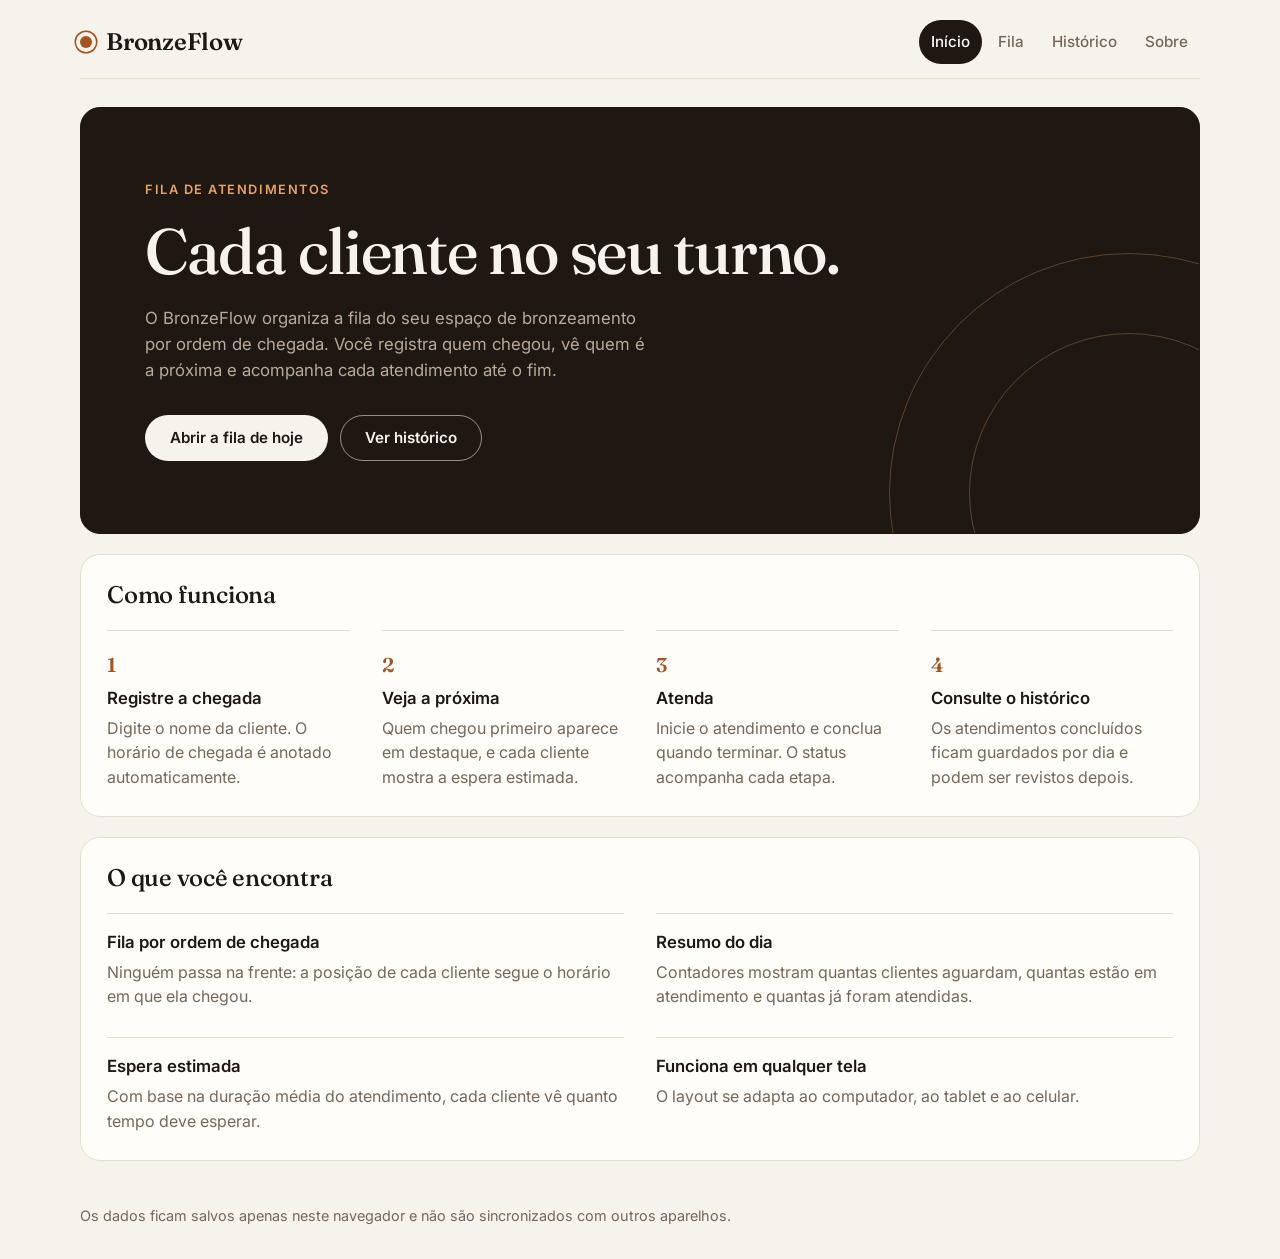
<file: index.html>
<!DOCTYPE html>
<!--
  =====================================================================
  BRONZEFLOW - PÁGINA INÍCIO (index.html)
  =====================================================================
  Esta é a página de apresentação do sistema. Ela é a primeira que a
  pessoa vê e funciona como "porta de entrada": explica o que o
  BronzeFlow faz e leva a pessoa até a Fila.

  Ela é uma página ESTÁTICA: não tem JavaScript. Todo o texto já está
  escrito aqui no HTML. O visual vem do style.css (seção 10), o mesmo
  arquivo usado pelas outras páginas.

  Lembrete: "id" = nome único de um elemento; "class" = nome de um
  grupo de elementos (o CSS usa as classes para estilizar).
-->

<!-- lang="pt-BR": o texto está em português do Brasil. -->
<html lang="pt-BR">

<head>
  <!-- Alfabeto da página (UTF-8 permite acentos e "ç"). -->
  <meta charset="UTF-8">

  <!-- Ajusta a página à largura do celular. -->
  <meta name="viewport" content="width=device-width, initial-scale=1.0">

  <!-- Resumo da página, usado por buscadores quando ela é compartilhada. -->
  <meta name="description" content="BronzeFlow: organize a fila de atendimentos do seu espaço de bronzeamento por ordem de chegada.">

  <!-- Texto que aparece na aba do navegador. -->
  <title>Início | BronzeFlow</title>

  <!--
    Fontes do Google Fonts (Fraunces para títulos e Inter para textos).
    É o mesmo bloco da página Fila: as fontes precisam ser iguais em
    todas as páginas para o site parecer uma coisa só.
  -->
  <link rel="preconnect" href="https://fonts.googleapis.com">
  <link rel="preconnect" href="https://fonts.gstatic.com" crossorigin>
  <link rel="stylesheet" href="https://fonts.googleapis.com/css2?family=Fraunces:wght@500;600&family=Inter:wght@400;500;600&display=swap">

  <!-- Cor da barra do navegador no celular, combinando com o fundo. -->
  <meta name="theme-color" content="#f6f2ec">

  <!-- Liga este HTML ao arquivo de estilos. -->
  <link rel="stylesheet" href="style.css">
</head>

<body>

  <!--
    Link de acessibilidade: invisível até apertar Tab. Leva direto ao
    conteúdo principal (o id="conteudo" mais abaixo).
  -->
  <a class="link-pular" href="#conteudo">Pular para o conteúdo</a>

  <!--
    ================================================================
    CABEÇALHO DO SITE
    A barra com a marca e o menu é IGUAL em todas as páginas. A única
    diferença entre elas é qual link recebe aria-current="page": aqui
    é o "Início".

    Diferente das outras páginas, aqui NÃO há o bloco "pagina-titulo".
    O título principal (h1) fica dentro do bloco de apresentação
    (hero), logo abaixo, porque ele é o grande destaque da página.
    ================================================================
  -->
  <header class="cabecalho">
    <div class="container cabecalho__barra">

      <a class="marca" href="index.html">BronzeFlow</a>

      <nav class="menu" aria-label="Menu principal">
        <ul class="menu__lista">
          <li><a class="menu__link" href="index.html" aria-current="page">Início</a></li>
          <li><a class="menu__link" href="fila.html">Fila</a></li>
          <li><a class="menu__link" href="historico.html">Histórico</a></li>
          <li><a class="menu__link" href="sobre.html">Sobre</a></li>
        </ul>
      </nav>
    </div>
  </header>

  <!--
    ================================================================
    CONTEÚDO PRINCIPAL
    Os blocos ficam um embaixo do outro (o CSS usa "grid" no
    main > .container, veja a seção 4 do style.css).
    ================================================================
  -->
  <main id="conteudo">
    <div class="container">

      <!--
        BLOCO 1: APRESENTAÇÃO (hero)
        É o painel escuro grande, com os círculos de "sol" ao fundo.
        As classes "bloco hero" juntas dão o formato de cartão (bloco)
        e as cores escuras (hero).
      -->
      <section class="bloco hero" aria-labelledby="titulo-hero">
        <!-- Frase curta acima do título, em maiúsculas (estilo definido no CSS). -->
        <p class="hero__rotulo">Fila de atendimentos</p>

        <!-- Único h1 da página: o título principal. -->
        <h1 class="hero__titulo" id="titulo-hero">Cada cliente no seu turno.</h1>

        <p class="hero__texto">
          O BronzeFlow organiza a fila do seu espaço de bronzeamento por
          ordem de chegada. Você registra quem chegou, vê quem é a próxima
          e acompanha cada atendimento até o fim.
        </p>

        <!--
          Dois botões. São links (<a>) com a aparência de botão: a
          classe "botao" dá o formato e as variações "--principal" e
          "--secundario" dão as cores. Eles levam a outras páginas.
        -->
        <div class="hero__acoes">
          <a class="botao botao--principal" href="fila.html">Abrir a fila de hoje</a>
          <a class="botao botao--secundario" href="historico.html">Ver histórico</a>
        </div>
      </section>

      <!--
        BLOCO 2: COMO FUNCIONA
        Aqui a numeração faz sentido, porque os passos acontecem em
        sequência. Por isso usamos <ol> (lista numerada). O CSS tira a
        numeração automática (list-style: none) e nós escrevemos o
        número no <span class="lista-texto__numero">, para poder
        estilizá-lo em bronze.

        <h3> é um título de nível 3: fica DENTRO da seção que tem um
        <h2>. A ordem dos níveis (h1, h2, h3) ajuda leitores de tela.
      -->
      <section class="bloco" aria-labelledby="titulo-como-funciona">
        <h2 class="bloco__titulo" id="titulo-como-funciona">Como funciona</h2>

        <!-- "lista-texto--quatro" = 4 colunas no computador (veja o CSS). -->
        <ol class="lista-texto lista-texto--quatro">
          <li class="lista-texto__item">
            <span class="lista-texto__numero">1</span>
            <h3 class="lista-texto__titulo">Registre a chegada</h3>
            <p class="lista-texto__texto">Digite o nome da cliente. O horário de chegada é anotado automaticamente.</p>
          </li>

          <li class="lista-texto__item">
            <span class="lista-texto__numero">2</span>
            <h3 class="lista-texto__titulo">Veja a próxima</h3>
            <p class="lista-texto__texto">Quem chegou primeiro aparece em destaque, e cada cliente mostra a espera estimada.</p>
          </li>

          <li class="lista-texto__item">
            <span class="lista-texto__numero">3</span>
            <h3 class="lista-texto__titulo">Atenda</h3>
            <p class="lista-texto__texto">Inicie o atendimento e conclua quando terminar. O status acompanha cada etapa.</p>
          </li>

          <li class="lista-texto__item">
            <span class="lista-texto__numero">4</span>
            <h3 class="lista-texto__titulo">Consulte o histórico</h3>
            <p class="lista-texto__texto">Os atendimentos concluídos ficam guardados por dia e podem ser revistos depois.</p>
          </li>
        </ol>
      </section>

      <!--
        BLOCO 3: O QUE VOCÊ ENCONTRA
        Aqui NÃO há ordem entre os itens, então usamos <ul> (lista sem
        numeração) e não colocamos número. A classe "lista-texto" é a
        mesma do bloco anterior: no computador ela fica em 2 colunas.
      -->
      <section class="bloco" aria-labelledby="titulo-recursos">
        <h2 class="bloco__titulo" id="titulo-recursos">O que você encontra</h2>

        <ul class="lista-texto">
          <li class="lista-texto__item">
            <h3 class="lista-texto__titulo">Fila por ordem de chegada</h3>
            <p class="lista-texto__texto">Ninguém passa na frente: a posição de cada cliente segue o horário em que ela chegou.</p>
          </li>

          <li class="lista-texto__item">
            <h3 class="lista-texto__titulo">Resumo do dia</h3>
            <p class="lista-texto__texto">Contadores mostram quantas clientes aguardam, quantas estão em atendimento e quantas já foram atendidas.</p>
          </li>

          <li class="lista-texto__item">
            <h3 class="lista-texto__titulo">Espera estimada</h3>
            <p class="lista-texto__texto">Com base na duração média do atendimento, cada cliente vê quanto tempo deve esperar.</p>
          </li>

          <li class="lista-texto__item">
            <h3 class="lista-texto__titulo">Funciona em qualquer tela</h3>
            <p class="lista-texto__texto">O layout se adapta ao computador, ao tablet e ao celular.</p>
          </li>
        </ul>
      </section>

    </div>
  </main>

  <!--
    ================================================================
    RODAPÉ
    Igual ao das outras páginas: avisa que os dados ficam só neste
    navegador.
    ================================================================
  -->
  <footer class="rodape">
    <div class="container">
      <p>Os dados ficam salvos apenas neste navegador e não são sincronizados com outros aparelhos.</p>
    </div>
  </footer>

</body>
</html>
</file>
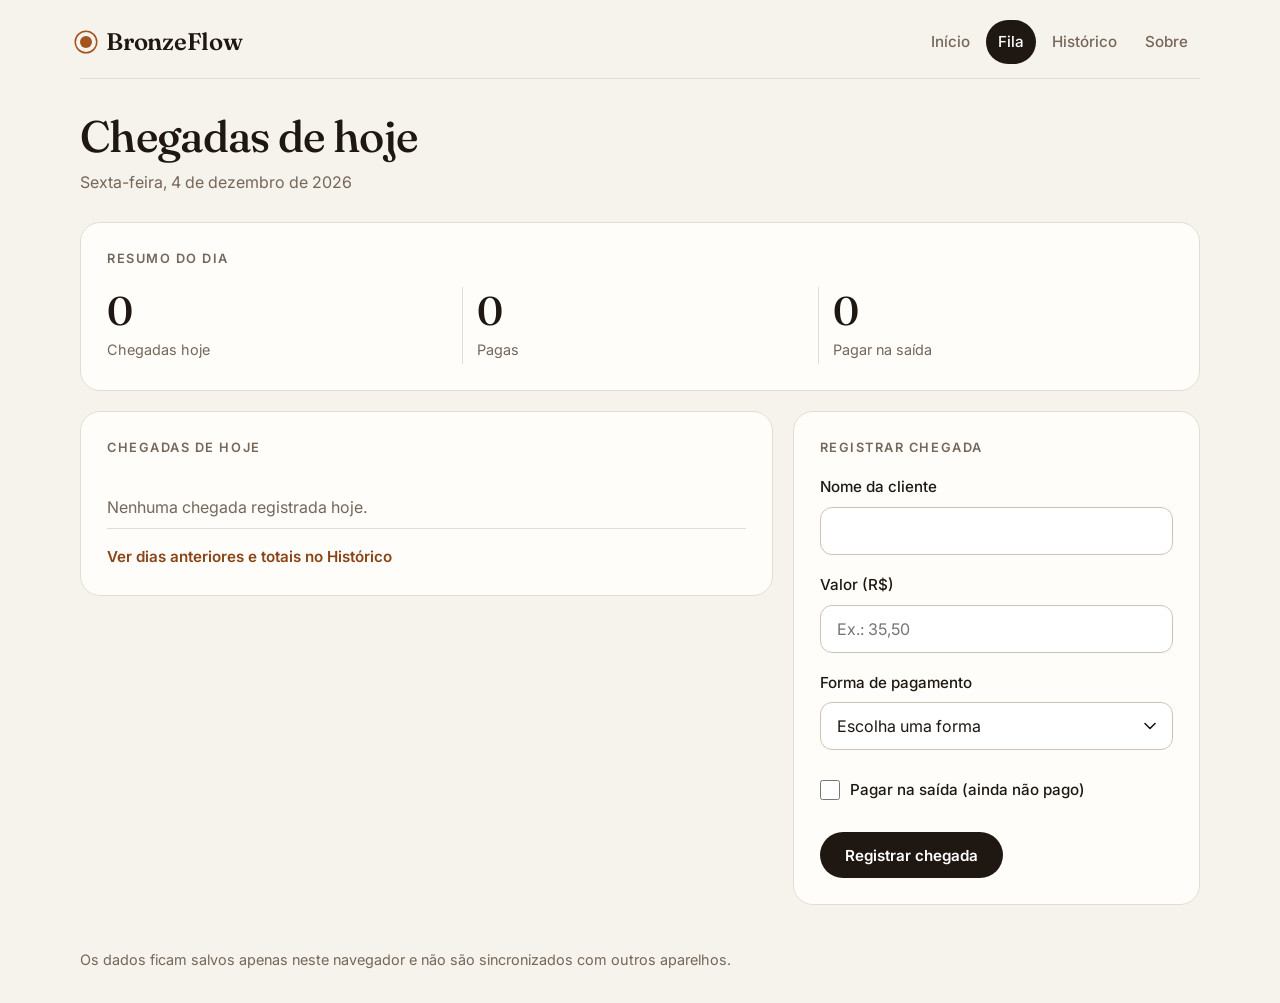
<file: fila.html>
<!DOCTYPE html>

<html lang="pt-BR">

<head>

  <meta charset="UTF-8">

  <meta name="viewport" content="width=device-width, initial-scale=1.0">

  <meta name="description" content="BronzeFlow: registre as chegadas do dia e os pagamentos do seu espaço de bronzeamento.">

  <title>Chegadas de hoje | BronzeFlow</title>

  <link rel="preconnect" href="https://fonts.googleapis.com">
  <link rel="preconnect" href="https://fonts.gstatic.com" crossorigin>
  <link rel="stylesheet" href="https://fonts.googleapis.com/css2?family=Fraunces:wght@500;600&family=Inter:wght@400;500;600&display=swap">

  <meta name="theme-color" content="#f6f2ec">

  <link rel="stylesheet" href="style.css">

  <script src="dados.js" defer></script>
  <script src="fila.js" defer></script>
</head>

<body>

  <a class="link-pular" href="#conteudo">Pular para o conteúdo</a>

  <header class="cabecalho">

    <div class="container cabecalho__barra">

      <a class="marca" href="index.html">BronzeFlow</a>

      <nav class="menu" aria-label="Menu principal">
        <ul class="menu__lista">
          <li><a class="menu__link" href="index.html">Início</a></li>
          <li><a class="menu__link" href="fila.html" aria-current="page">Fila</a></li>
          <li><a class="menu__link" href="historico.html">Histórico</a></li>
          <li><a class="menu__link" href="sobre.html">Sobre</a></li>
        </ul>
      </nav>
    </div>

    <div class="container pagina-titulo">
      <h1 class="pagina-titulo__titulo">Chegadas de hoje</h1>
      <p class="pagina-titulo__texto" id="data-hoje"></p>
    </div>
  </header>

  <main id="conteudo">

    <div class="container grade-fila">

      <section class="bloco resumo" aria-labelledby="titulo-resumo">
        <h2 id="titulo-resumo">Resumo do dia</h2>

        <div class="resumo__contadores">
          <div class="contador">
            <strong class="contador__numero" id="contador-chegadas">0</strong>
            <span class="contador__rotulo">Chegadas hoje</span>
          </div>

          <div class="contador">
            <strong class="contador__numero" id="contador-pagas">0</strong>
            <span class="contador__rotulo">Pagas</span>
          </div>

          <div class="contador">
            <strong class="contador__numero" id="contador-pendentes">0</strong>
            <span class="contador__rotulo">Pagar na saída</span>
          </div>
        </div>
      </section>

      <div class="coluna coluna--esquerda">

      <section class="bloco fila" aria-labelledby="titulo-fila">
        <h2 id="titulo-fila">Chegadas de hoje</h2>

        <p class="lista__vazia" id="chegadas-vazia">Nenhuma chegada registrada hoje.</p>

        <ul class="lista" id="lista-chegadas"></ul>

        <a class="historico__link" href="historico.html">Ver dias anteriores e totais no Histórico</a>
      </section>

      </div>

      <div class="coluna coluna--direita">

      <section class="bloco registro" aria-labelledby="titulo-registro">
        <h2 id="titulo-registro">Registrar chegada</h2>

        <form id="form-chegada" novalidate>

          <label class="campo__rotulo" for="campo-nome">Nome da cliente</label>

          <input
            class="campo__entrada"
            type="text"
            id="campo-nome"
            name="nome"
            maxlength="60"
            autocomplete="off"
            aria-describedby="erro-nome"
          >

          <p class="campo__erro" id="erro-nome" role="alert"></p>

          <label class="campo__rotulo" for="campo-valor">Valor (R$)</label>
          <input
            class="campo__entrada"
            type="text"
            id="campo-valor"
            name="valor"
            inputmode="decimal"
            autocomplete="off"
            placeholder="Ex.: 35,50"
            aria-describedby="erro-valor"
          >
          <p class="campo__erro" id="erro-valor" role="alert"></p>

          <label class="campo__rotulo" for="campo-forma">Forma de pagamento</label>
          <select
            class="campo__entrada"
            id="campo-forma"
            name="forma"
            aria-describedby="erro-forma"
          >
            <option value="">Escolha uma forma</option>
          </select>
          <p class="campo__erro" id="erro-forma" role="alert"></p>

          <label class="campo__opcao" for="campo-pagar-saida">
            <input type="checkbox" id="campo-pagar-saida" name="pagar-saida">
            Pagar na saída (ainda não pago)
          </label>

          <button class="botao botao--principal" type="submit">Registrar chegada</button>
        </form>
      </section>

      </div>

    </div>
  </main>

  <footer class="rodape">
    <div class="container">
      <p>Os dados ficam salvos apenas neste navegador e não são sincronizados com outros aparelhos.</p>
    </div>
  </footer>

  <template id="molde-item-chegada">
    <li class="item">

      <div class="item__principal">
        <strong class="item__nome"></strong>
      </div>

      <div class="item__detalhes">
        <span class="item__chegada"></span>
        <span class="item__pagamento"></span>
      </div>

      <div class="item__acoes">
        <button class="botao botao--secundario item__botao-pagamento" type="button" hidden>Marcar como pago</button>
      </div>
    </li>
  </template>

</body>
</html>
</file>
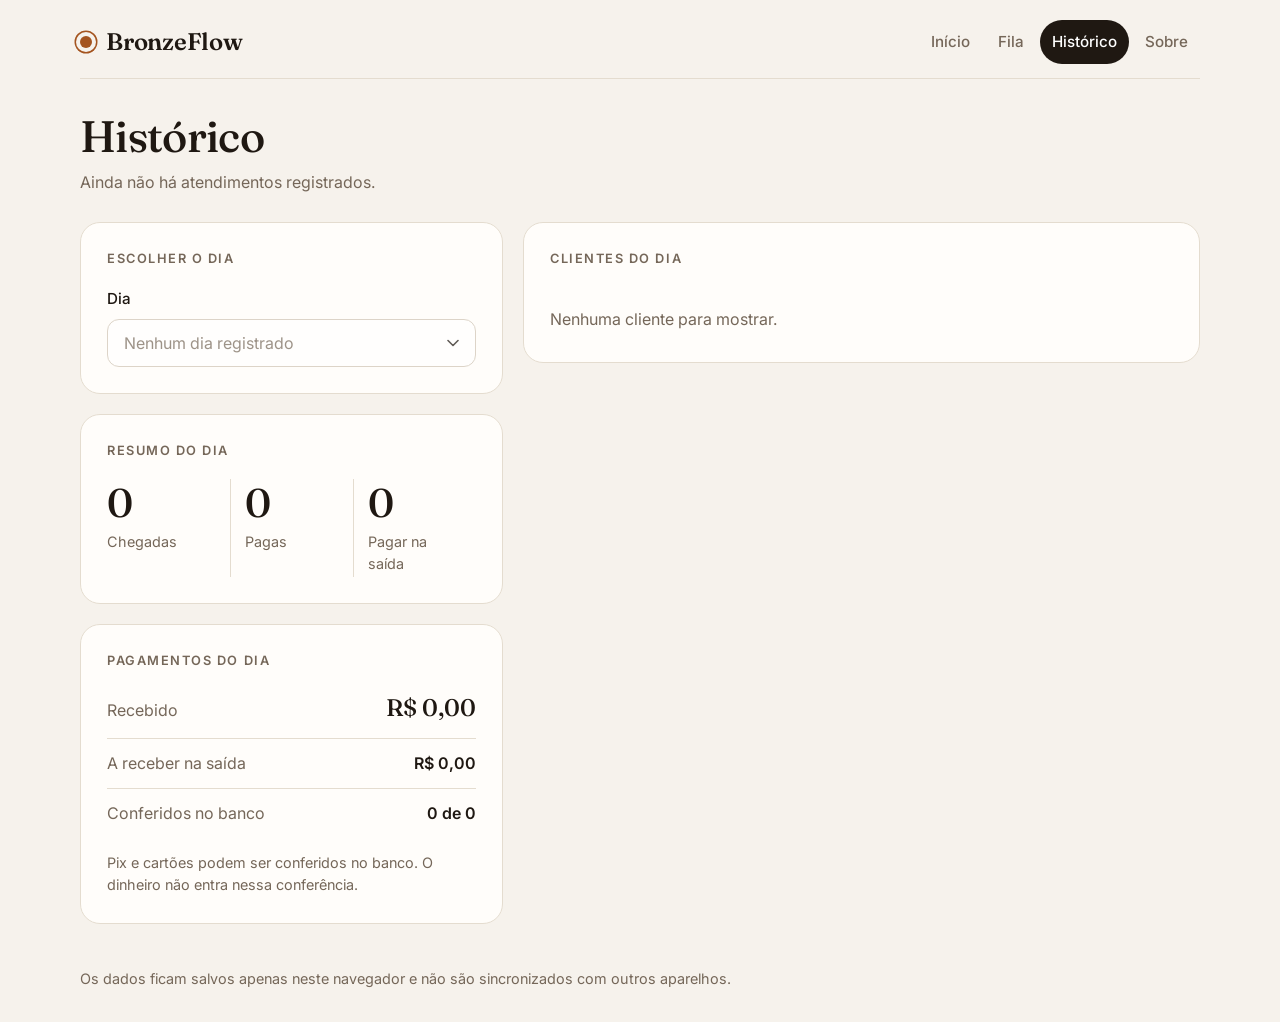
<file: historico.html>
<!DOCTYPE html>

<html lang="pt-BR">

<head>
  <meta charset="UTF-8">
  <meta name="viewport" content="width=device-width, initial-scale=1.0">
  <meta name="description" content="BronzeFlow: consulte as chegadas e os pagamentos de cada dia.">
  <title>Histórico | BronzeFlow</title>

  <link rel="preconnect" href="https://fonts.googleapis.com">
  <link rel="preconnect" href="https://fonts.gstatic.com" crossorigin>
  <link rel="stylesheet" href="https://fonts.googleapis.com/css2?family=Fraunces:wght@500;600&family=Inter:wght@400;500;600&display=swap">
  <meta name="theme-color" content="#f6f2ec">

  <link rel="stylesheet" href="style.css">

  <script src="dados.js" defer></script>
  <script src="historico.js" defer></script>
</head>

<body>

  <a class="link-pular" href="#conteudo">Pular para o conteúdo</a>

  <header class="cabecalho">
    <div class="container cabecalho__barra">

      <a class="marca" href="index.html">BronzeFlow</a>

      <nav class="menu" aria-label="Menu principal">
        <ul class="menu__lista">
          <li><a class="menu__link" href="index.html">Início</a></li>
          <li><a class="menu__link" href="fila.html">Fila</a></li>
          <li><a class="menu__link" href="historico.html" aria-current="page">Histórico</a></li>
          <li><a class="menu__link" href="sobre.html">Sobre</a></li>
        </ul>
      </nav>
    </div>

    <div class="container pagina-titulo">
      <h1 class="pagina-titulo__titulo">Histórico</h1>
      <p class="pagina-titulo__texto" id="dia-escolhido">Escolha um dia para ver as chegadas.</p>
    </div>
  </header>

  <main id="conteudo">
    <div class="container grade-historico">

      <section class="bloco escolha" aria-labelledby="titulo-escolha">
        <h2 id="titulo-escolha">Escolher o dia</h2>

        <label class="campo__rotulo" for="campo-dia">Dia</label>

        <select class="campo__entrada" id="campo-dia" name="dia" disabled>
          <option value="">Nenhum dia registrado</option>
        </select>
      </section>

      <section class="bloco resumo" aria-labelledby="titulo-resumo">
        <h2 id="titulo-resumo">Resumo do dia</h2>

        <div class="resumo__contadores">
          <div class="contador">
            <strong class="contador__numero" id="contador-chegadas">0</strong>
            <span class="contador__rotulo">Chegadas</span>
          </div>

          <div class="contador">
            <strong class="contador__numero" id="contador-pagas">0</strong>
            <span class="contador__rotulo">Pagas</span>
          </div>

          <div class="contador">
            <strong class="contador__numero" id="contador-pendentes">0</strong>
            <span class="contador__rotulo">Pagar na saída</span>
          </div>
        </div>
      </section>

      <section class="bloco pagamentos" aria-labelledby="titulo-pagamentos">
        <h2 id="titulo-pagamentos">Pagamentos do dia</h2>

        <dl class="totais">
          <div class="totais__linha totais__linha--destaque">
            <dt class="totais__rotulo">Recebido</dt>
            <dd class="totais__valor" id="total-recebido">R$ 0,00</dd>
          </div>

          <div class="totais__linha">
            <dt class="totais__rotulo">A receber na saída</dt>
            <dd class="totais__valor" id="total-a-receber">R$ 0,00</dd>
          </div>
        </dl>

        <dl class="totais" id="totais-formas"></dl>

        <dl class="totais">
          <div class="totais__linha">
            <dt class="totais__rotulo">Conferidos no banco</dt>
            <dd class="totais__valor" id="total-conferidos">0 de 0</dd>
          </div>
        </dl>

        <p class="totais__nota">
          Pix e cartões podem ser conferidos no banco. O dinheiro não entra
          nessa conferência.
        </p>
      </section>

      <section class="bloco clientes" aria-labelledby="titulo-clientes">
        <h2 id="titulo-clientes">Clientes do dia</h2>

        <p class="lista__vazia" id="clientes-vazia">Nenhuma cliente para mostrar.</p>

        <ul class="lista" id="lista-clientes"></ul>
      </section>

    </div>
  </main>

  <footer class="rodape">
    <div class="container">
      <p>Os dados ficam salvos apenas neste navegador e não são sincronizados com outros aparelhos.</p>
    </div>
  </footer>

  <template id="molde-item-cliente">
    <li class="item">
      <div class="item__principal">
        <strong class="item__nome"></strong>
      </div>
      <div class="item__detalhes">
        <span class="item__chegada"></span>
        <span class="item__pagamento"></span>
      </div>
      <div class="item__acoes">
        <button class="botao botao--secundario item__botao-pagamento" type="button" hidden>Marcar como pago</button>
        <label class="campo__opcao item__conferido" hidden>
          <input type="checkbox" class="item__caixa-conferido">
          Conferido no banco
        </label>
      </div>
    </li>
  </template>

  <template id="molde-linha-total">
    <div class="totais__linha">
      <dt class="totais__rotulo"></dt>
      <dd class="totais__valor"></dd>
    </div>
  </template>

</body>
</html>
</file>
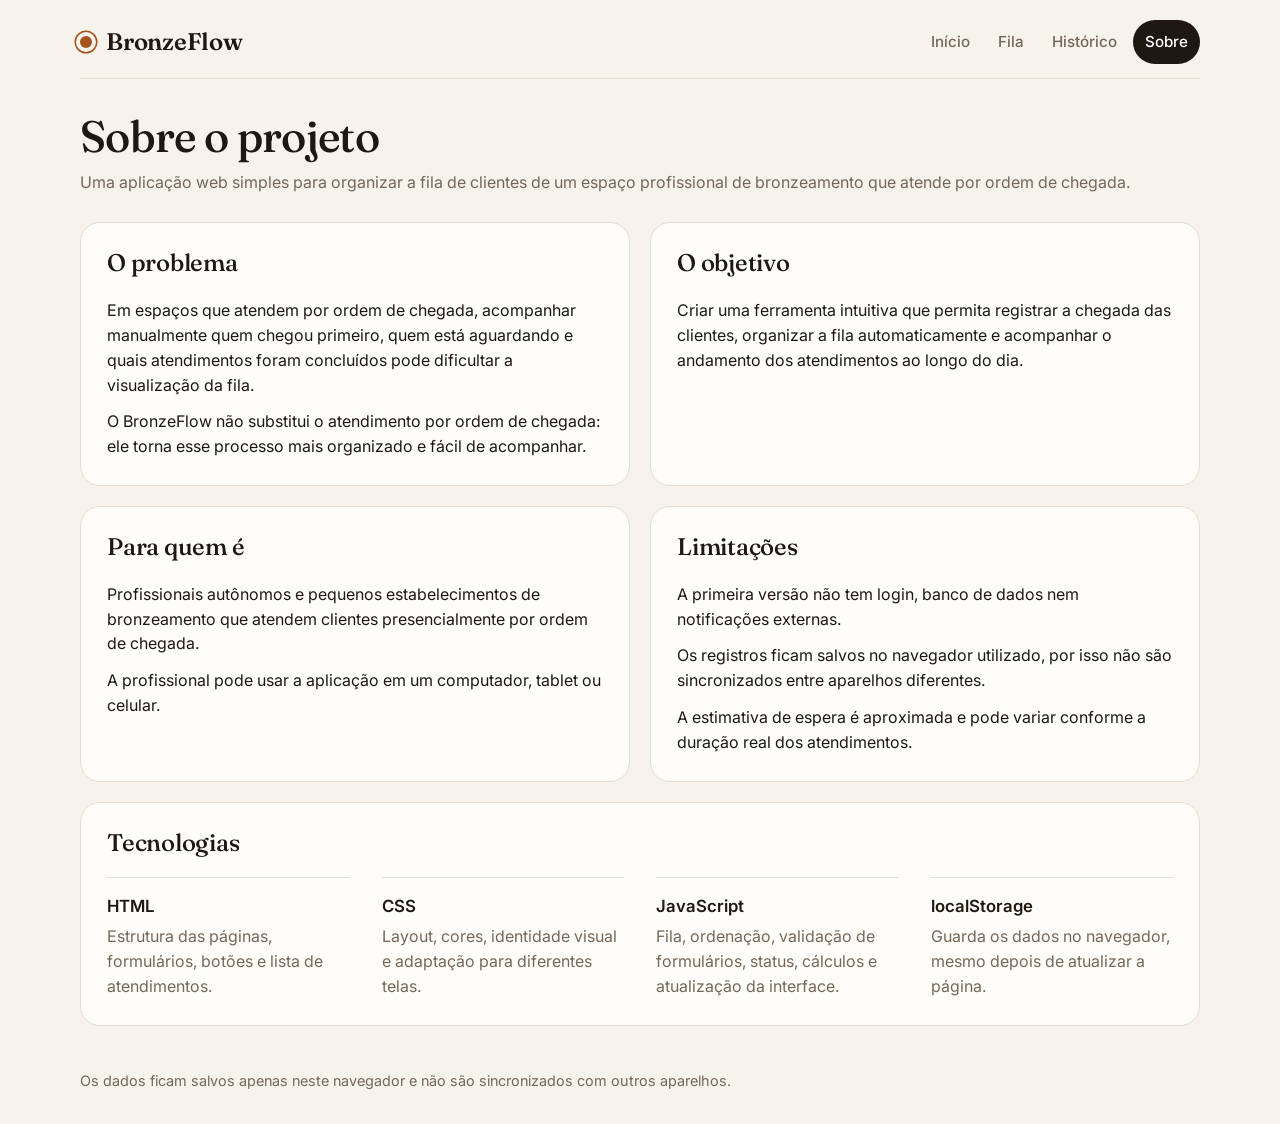
<file: sobre.html>
<!DOCTYPE html>
<!--
  =====================================================================
  BRONZEFLOW - PÁGINA SOBRE (sobre.html)
  =====================================================================
  Apresenta o projeto: o problema que ele resolve, o objetivo, o público,
  as tecnologias usadas e as limitações da primeira versão. O conteúdo
  vem do documento de brainstorm do projeto.

  É uma página só de texto, então não usa JavaScript.
-->
<html lang="pt-BR">

<head>
  <meta charset="UTF-8">
  <meta name="viewport" content="width=device-width, initial-scale=1.0">
  <meta name="description" content="Conheça o projeto BronzeFlow: o problema, o objetivo, o público e as tecnologias usadas.">
  <title>Sobre | BronzeFlow</title>

  <link rel="preconnect" href="https://fonts.googleapis.com">
  <link rel="preconnect" href="https://fonts.gstatic.com" crossorigin>
  <link rel="stylesheet" href="https://fonts.googleapis.com/css2?family=Fraunces:wght@500;600&family=Inter:wght@400;500;600&display=swap">

  <meta name="theme-color" content="#f6f2ec">
  <link rel="stylesheet" href="style.css">
</head>

<body>

  <a class="link-pular" href="#conteudo">Pular para o conteúdo</a>

  <!-- CABEÇALHO: menu igual ao das outras páginas; aqui o link atual é "Sobre". -->
  <header class="cabecalho">
    <div class="container cabecalho__barra">
      <a class="marca" href="index.html">BronzeFlow</a>

      <nav class="menu" aria-label="Menu principal">
        <ul class="menu__lista">
          <li><a class="menu__link" href="index.html">Início</a></li>
          <li><a class="menu__link" href="fila.html">Fila</a></li>
          <li><a class="menu__link" href="historico.html">Histórico</a></li>
          <li><a class="menu__link" href="sobre.html" aria-current="page">Sobre</a></li>
        </ul>
      </nav>
    </div>

    <div class="container pagina-titulo">
      <h1 class="pagina-titulo__titulo">Sobre o projeto</h1>
      <p class="pagina-titulo__texto">Uma aplicação web simples para organizar a fila de clientes de um espaço profissional de bronzeamento que atende por ordem de chegada.</p>
    </div>
  </header>

  <main id="conteudo">
    <!-- "grade-sobre" organiza os cartões em duas colunas no computador. -->
    <div class="container grade-sobre">

      <section class="bloco" aria-labelledby="titulo-problema">
        <h2 class="bloco__titulo" id="titulo-problema">O problema</h2>
        <p class="bloco__texto">
          Em espaços que atendem por ordem de chegada, acompanhar manualmente quem
          chegou primeiro, quem está aguardando e quais atendimentos foram concluídos
          pode dificultar a visualização da fila.
        </p>
        <p class="bloco__texto">
          O BronzeFlow não substitui o atendimento por ordem de chegada: ele torna
          esse processo mais organizado e fácil de acompanhar.
        </p>
      </section>

      <section class="bloco" aria-labelledby="titulo-objetivo">
        <h2 class="bloco__titulo" id="titulo-objetivo">O objetivo</h2>
        <p class="bloco__texto">
          Criar uma ferramenta intuitiva que permita registrar a chegada das clientes,
          organizar a fila automaticamente e acompanhar o andamento dos atendimentos
          ao longo do dia.
        </p>
      </section>

      <section class="bloco" aria-labelledby="titulo-publico">
        <h2 class="bloco__titulo" id="titulo-publico">Para quem é</h2>
        <p class="bloco__texto">
          Profissionais autônomos e pequenos estabelecimentos de bronzeamento que
          atendem clientes presencialmente por ordem de chegada.
        </p>
        <p class="bloco__texto">
          A profissional pode usar a aplicação em um computador, tablet ou celular.
        </p>
      </section>

      <section class="bloco" aria-labelledby="titulo-limites">
        <h2 class="bloco__titulo" id="titulo-limites">Limitações</h2>
        <p class="bloco__texto">
          A primeira versão não tem login, banco de dados nem notificações externas.
        </p>
        <p class="bloco__texto">
          Os registros ficam salvos no navegador utilizado, por isso não são
          sincronizados entre aparelhos diferentes.
        </p>
        <p class="bloco__texto">
          A estimativa de espera é aproximada e pode variar conforme a duração real
          dos atendimentos.
        </p>
      </section>

      <!--
        Este cartão ocupa a largura toda ("bloco--largo") e usa a lista de
        textos com 4 colunas, como na página inicial.
      -->
      <section class="bloco bloco--largo" aria-labelledby="titulo-tecnologias">
        <h2 class="bloco__titulo" id="titulo-tecnologias">Tecnologias</h2>

        <ul class="lista-texto lista-texto--quatro">
          <li class="lista-texto__item">
            <h3 class="lista-texto__titulo">HTML</h3>
            <p class="lista-texto__texto">Estrutura das páginas, formulários, botões e lista de atendimentos.</p>
          </li>

          <li class="lista-texto__item">
            <h3 class="lista-texto__titulo">CSS</h3>
            <p class="lista-texto__texto">Layout, cores, identidade visual e adaptação para diferentes telas.</p>
          </li>

          <li class="lista-texto__item">
            <h3 class="lista-texto__titulo">JavaScript</h3>
            <p class="lista-texto__texto">Fila, ordenação, validação de formulários, status, cálculos e atualização da interface.</p>
          </li>

          <li class="lista-texto__item">
            <h3 class="lista-texto__titulo">localStorage</h3>
            <p class="lista-texto__texto">Guarda os dados no navegador, mesmo depois de atualizar a página.</p>
          </li>
        </ul>
      </section>

    </div>
  </main>

  <footer class="rodape">
    <div class="container">
      <p>Os dados ficam salvos apenas neste navegador e não são sincronizados com outros aparelhos.</p>
    </div>
  </footer>

</body>
</html>
</file>
<file: style.css>
:root {
  --cor-fundo: #f6f2ec;
  --cor-superficie: #fffdfa;
  --cor-tinta: #1f1812;
  --cor-texto-suave: #756759;
  --cor-linha: #e4dccf;
  --cor-linha-forte: #cfc4b4;

  --cor-bronze: #a4541f;
  --cor-bronze-escuro: #8a4416;
  --cor-bronze-claro: #e8a266;

  --cor-sobre-escuro: #f6f2ec;
  --cor-sobre-escuro-suave: #b9aa99;

  --cor-erro: #b42318;

  --raio-campo: 12px;
  --raio-cartao: 20px;
  --raio-pilula: 999px;

  --fonte-texto: "Inter", "Segoe UI", system-ui, -apple-system, Roboto, Arial, sans-serif;
  --fonte-titulo: "Fraunces", Georgia, "Times New Roman", serif;
}

*,
*::before,
*::after {
  box-sizing: border-box;
}

body {
  margin: 0;
  background: var(--cor-fundo);
  color: var(--cor-tinta);
  font-family: var(--fonte-texto);
  font-size: 1rem;
  line-height: 1.55;
  -webkit-font-smoothing: antialiased;
}

[hidden] {
  display: none !important;
}

:focus-visible {
  outline: 2px solid var(--cor-tinta);
  outline-offset: 3px;
}

h2 {
  margin: 0 0 18px;
  color: var(--cor-texto-suave);
  font-size: 0.8rem;
  font-weight: 600;
  letter-spacing: 0.12em;
  text-transform: uppercase;
}

.link-pular {
  position: absolute;
  top: -100px;
  left: 12px;
  z-index: 10;
  padding: 10px 18px;
  background: var(--cor-superficie);
  color: var(--cor-tinta);
  border-radius: var(--raio-pilula);
  font-weight: 600;
}

.link-pular:focus {
  top: 12px;
}

.container {
  width: min(100% - 40px, 1120px);
  margin-inline: auto;
}

.cabecalho {
  padding-top: 20px;
}

.cabecalho__barra {
  display: flex;
  flex-wrap: wrap;
  align-items: center;
  justify-content: space-between;
  gap: 6px 24px;
  padding-bottom: 14px;
  border-bottom: 1px solid var(--cor-linha);
}

.marca {
  display: flex;
  align-items: center;
  color: inherit;
  font-family: var(--fonte-titulo);
  font-size: 1.5rem;
  font-weight: 600;
  letter-spacing: -0.01em;
  line-height: 1.2;
  text-decoration: none;
}

.marca::before {
  content: "";
  flex-shrink: 0;
  width: 12px;
  height: 12px;
  margin-right: 14px;
  background: var(--cor-bronze);
  border-radius: 50%;

  box-shadow: 0 0 0 4px var(--cor-fundo), 0 0 0 5.5px var(--cor-bronze);
}

.menu {
  width: 100%;
}

.menu__lista {
  display: flex;
  gap: 4px;
  margin: 0;
  padding: 0;
  list-style: none;
}

.menu__link {
  display: inline-flex;
  align-items: center;
  min-height: 44px;
  padding: 0 12px;
  border-radius: var(--raio-pilula);
  color: var(--cor-texto-suave);
  font-size: 0.95rem;
  font-weight: 500;
  text-decoration: none;
  transition: color 0.18s ease, background-color 0.18s ease;
}

.menu__link:hover {
  background: var(--cor-linha);
  color: var(--cor-tinta);
}

.menu__link[aria-current="page"] {
  background: var(--cor-tinta);
  color: #ffffff;
}

.pagina-titulo {
  padding-top: 32px;
}

.pagina-titulo__titulo {
  margin: 0;
  font-family: var(--fonte-titulo);
  font-size: 2.1rem;
  font-weight: 500;
  letter-spacing: -0.015em;
  line-height: 1.15;
}

.pagina-titulo__texto {
  margin: 8px 0 0;
  color: var(--cor-texto-suave);
}

.rodape {
  margin-top: 12px;
  padding: 24px 0 32px;
  color: var(--cor-texto-suave);
  font-size: 0.9rem;
}

.rodape p {
  margin: 0;
}

main > .container {
  display: grid;
  gap: 20px;
  padding-block: 28px 8px;
}

.bloco {
  padding: 22px;
  background: var(--cor-superficie);
  border: 1px solid var(--cor-linha);
  border-radius: var(--raio-cartao);
}

.hero {
  position: relative;
  overflow: hidden;
  padding: 28px 24px;
  background: var(--cor-tinta);
  border-color: var(--cor-tinta);
  color: var(--cor-sobre-escuro);
}

.hero::before,
.hero::after {
  content: "";
  position: absolute;
  border: 1px solid rgba(232, 162, 102, 0.3);
  border-radius: 50%;
  pointer-events: none;
}

.hero::before {
  right: -70px;
  bottom: -90px;
  width: 230px;
  height: 230px;
}

.hero::after {
  right: -130px;
  bottom: -150px;
  width: 350px;
  height: 350px;
}

.hero > * {
  position: relative;
  z-index: 1;
}

.campo__rotulo {
  display: block;
  margin-bottom: 8px;
  font-size: 0.95rem;
  font-weight: 500;
}

.campo__entrada {
  display: block;
  width: 100%;
  min-height: 48px;
  padding: 0 16px;
  background: #ffffff;
  color: var(--cor-tinta);
  border: 1px solid var(--cor-linha-forte);
  border-radius: var(--raio-campo);
  font-family: inherit;
  font-size: 1rem;
  transition: border-color 0.18s ease;
}

.campo__entrada:hover {
  border-color: var(--cor-texto-suave);
}

.campo__entrada:focus {
  border-color: var(--cor-tinta);
}

.campo__erro {
  margin: 6px 0 0;
  color: var(--cor-erro);
  font-size: 0.95rem;
  font-weight: 500;
}

.campo__erro:empty {
  margin: 0;
}

.campo__entrada[aria-invalid="true"] {
  border-color: var(--cor-erro);
}

.registro .campo__rotulo {
  margin-top: 18px;
}

.registro .campo__rotulo:first-of-type {
  margin-top: 0;
}

.registro .campo__opcao {
  margin: 18px 0 20px;
}

.botao {
  display: inline-flex;
  align-items: center;
  justify-content: center;
  min-height: 46px;
  padding: 0 24px;
  border: 1.5px solid transparent;
  border-radius: var(--raio-pilula);
  font-family: inherit;
  font-size: 0.95rem;
  font-weight: 600;
  text-decoration: none;
  cursor: pointer;
  transition: background-color 0.18s ease, color 0.18s ease,
              border-color 0.18s ease, transform 0.18s ease;
}

.botao:hover {
  transform: translateY(-1px);
}

.botao:active {
  transform: translateY(1px);
}

.botao--principal {
  background: var(--cor-tinta);
  color: #ffffff;
}

.botao--principal:hover {
  background: var(--cor-bronze-escuro);
}

.botao--secundario {
  background: transparent;
  color: var(--cor-bronze-escuro);
  border-color: var(--cor-bronze);
}

.botao--secundario:hover {
  background: var(--cor-bronze);
  color: #ffffff;
}

.resumo__contadores {
  display: grid;
  grid-template-columns: repeat(3, 1fr);
}

.contador {
  padding: 2px 14px;
  border-left: 1px solid var(--cor-linha);
}

.contador:first-child {
  padding-left: 0;
  border-left: 0;
}

.contador__numero {
  display: block;
  font-family: var(--fonte-titulo);
  font-size: 2.5rem;
  font-weight: 500;
  line-height: 1.1;
}

.contador__rotulo {
  display: block;
  margin-top: 6px;
  color: var(--cor-texto-suave);
  font-size: 0.9rem;
}

.lista__vazia {
  margin: 0;
  padding: 20px 0 4px;
  color: var(--cor-texto-suave);
}

.lista {
  margin: 0;
  padding: 0;
  list-style: none;
}

.item {
  display: grid;
  gap: 10px;
  padding: 18px 0;
  border-top: 1px solid var(--cor-linha);
}

.item:first-child {
  border-top: 0;
}

.item__principal {
  display: flex;
  align-items: center;
  gap: 14px;
  min-width: 0;
}

.item__nome {
  font-size: 1.05rem;
  font-weight: 600;
  overflow-wrap: anywhere;
}

.item__detalhes {
  display: flex;
  flex-wrap: wrap;
  gap: 2px 16px;
  color: var(--cor-texto-suave);
  font-size: 0.95rem;
}

.item__acoes {
  display: flex;
  flex-direction: column;
  flex-wrap: wrap;
  align-items: stretch;
  gap: 12px;
}

@media (min-width: 600px) {
  .bloco {
    padding: 26px;
  }

  .menu {
    width: auto;
  }

  .pagina-titulo__titulo {
    font-size: 2.75rem;
  }

  .item {
    grid-template-columns: 1fr auto;
    grid-template-areas:
      "principal acoes"
      "detalhes  acoes";
    column-gap: 16px;
    align-items: center;
  }

  .item__principal { grid-area: principal; }
  .item__detalhes  { grid-area: detalhes; }

  .item__acoes {
    grid-area: acoes;
    min-width: 12.5rem;
    gap: 10px;
  }
}

.coluna {
  display: contents;
}

.registro  { order: 2; }
.fila      { order: 3; }

.historico__link {
  display: block;
  margin-top: 4px;
  padding-top: 16px;
  border-top: 1px solid var(--cor-linha);
  color: var(--cor-bronze-escuro);
  font-size: 0.95rem;
  font-weight: 600;
  text-decoration: none;
}

.historico__link:hover {
  text-decoration: underline;
}

@media (min-width: 960px) {
  .grade-fila {
    grid-template-columns: 1.7fr 1fr;
    grid-template-areas:
      "resumo   resumo"
      "esquerda direita";
    align-items: start;
  }

  .resumo { grid-area: resumo; }

  .coluna {
    display: grid;
    gap: 20px;
    align-content: start;
    min-width: 0;
  }

  .coluna--esquerda { grid-area: esquerda; }
  .coluna--direita  { grid-area: direita; }
}

@media (max-width: 599px) {
  .botao {
    width: 100%;
  }

  .contador__numero {
    font-size: 2rem;
  }
}

@keyframes entrar {
  from {
    opacity: 0;
    transform: translateY(10px);
  }
  to {
    opacity: 1;
    transform: none;
  }
}

.pagina-titulo,
.bloco {
  animation: entrar 0.5s ease both;
}

.resumo    { animation-delay: 0.05s; }
.registro  { animation-delay: 0.15s; }
.fila      { animation-delay: 0.2s; }

@media (prefers-reduced-motion: reduce) {
  .pagina-titulo,
  .bloco {
    animation: none;
  }

  .botao,
  .campo__entrada,
  .menu__link {
    transition: none;
  }

  .botao:hover,
  .botao:active {
    transform: none;
  }
}

.bloco__titulo {
  margin: 0 0 20px;
  color: var(--cor-tinta);
  font-family: var(--fonte-titulo);
  font-size: 1.5rem;
  font-weight: 500;
  letter-spacing: -0.01em;
  line-height: 1.2;
  text-transform: none;
}

.bloco__texto {
  max-width: 62ch;
  margin: 0;
}

.bloco__texto + .bloco__texto {
  margin-top: 12px;
}

.hero {
  padding: 40px 24px;
}

.hero::before {
  right: -90px;
  bottom: -120px;
  width: 320px;
  height: 320px;
}

.hero::after {
  right: -170px;
  bottom: -200px;
  width: 480px;
  height: 480px;
}

.hero__rotulo {
  margin: 0 0 16px;
  color: var(--cor-bronze-claro);
  font-size: 0.8rem;
  font-weight: 600;
  letter-spacing: 0.12em;
  text-transform: uppercase;
}

.hero__titulo {
  max-width: 20ch;
  margin: 0;
  font-family: var(--fonte-titulo);
  font-size: 2.4rem;
  font-weight: 500;
  letter-spacing: -0.02em;
  line-height: 1.08;
}

.hero__texto {
  max-width: 46ch;
  margin: 20px 0 0;
  color: var(--cor-sobre-escuro-suave);
  font-size: 1.05rem;
}

.hero__acoes {
  display: flex;
  flex-wrap: wrap;
  gap: 12px;
  margin-top: 32px;
}

.hero :focus-visible {
  outline-color: var(--cor-sobre-escuro);
}

.hero .botao--principal {
  background: var(--cor-sobre-escuro);
  color: var(--cor-tinta);
}

.hero .botao--principal:hover {
  background: var(--cor-bronze-claro);
}

.hero .botao--secundario {
  color: var(--cor-sobre-escuro);
  border-color: rgba(246, 242, 236, 0.55);
}

.hero .botao--secundario:hover {
  background: var(--cor-sobre-escuro);
  border-color: var(--cor-sobre-escuro);
  color: var(--cor-tinta);
}

.lista-texto {
  display: grid;
  gap: 24px;
  margin: 0;
  padding: 0;
  list-style: none;
}

.lista-texto__item {
  padding-top: 18px;
  border-top: 1px solid var(--cor-linha);
}

.lista-texto__numero {
  display: block;
  margin-bottom: 8px;
  color: var(--cor-bronze);
  font-family: var(--fonte-titulo);
  font-size: 1.25rem;
  font-weight: 600;
}

.lista-texto__titulo {
  margin: 0 0 6px;
  font-size: 1.05rem;
  font-weight: 600;
  line-height: 1.3;
}

.lista-texto__texto {
  margin: 0;
  color: var(--cor-texto-suave);
}

select.campo__entrada {
  -webkit-appearance: none;
  appearance: none;
  padding-right: 44px;
  background-image: url("data:image/svg+xml,%3Csvg xmlns='http://www.w3.org/2000/svg' width='12' height='8' viewBox='0 0 12 8'%3E%3Cpath d='M1 1.5l5 5 5-5' fill='none' stroke='%231f1812' stroke-width='1.6' stroke-linecap='round' stroke-linejoin='round'/%3E%3C/svg%3E");
  background-repeat: no-repeat;
  background-position: right 16px center;
  cursor: pointer;
}

select.campo__entrada:disabled {
  color: var(--cor-texto-suave);
  cursor: not-allowed;
}

@media (min-width: 600px) {
  .hero {
    padding: 56px 48px;
  }

  .hero__titulo {
    font-size: 3.2rem;
  }

  .lista-texto {
    grid-template-columns: repeat(2, 1fr);
    gap: 28px 32px;
  }
}

@media (min-width: 960px) {
  .hero {
    padding: 72px 64px;
  }

  .hero__titulo {
    font-size: 4rem;
  }

  .lista-texto--quatro {
    grid-template-columns: repeat(4, 1fr);
  }

  .grade-historico {
    grid-template-columns: 1fr 1.6fr;
    grid-template-rows: auto auto 1fr;
    grid-template-areas:
      "escolha    clientes"
      "resumo     clientes"
      "pagamentos clientes";
    align-items: start;
  }

  .escolha      { grid-area: escolha; }
  .clientes     { grid-area: clientes; }
  .pagamentos   { grid-area: pagamentos; }

  .grade-sobre {
    grid-template-columns: repeat(2, 1fr);
  }

  .bloco--largo {
    grid-column: 1 / -1;
  }
}

.campo__opcao {
  display: flex;
  align-items: center;
  gap: 10px;
  min-height: 44px;
  margin: 0 0 14px;
  font-size: 0.95rem;
  font-weight: 500;
  cursor: pointer;
}

.campo__opcao input {
  flex-shrink: 0;
  width: 20px;
  height: 20px;
  margin: 0;
  accent-color: var(--cor-bronze);
  cursor: pointer;
}

.item .campo__opcao {
  margin: 0;
}

.item__pagamento--pendente {
  color: var(--cor-bronze-escuro);
  font-weight: 600;
}

.totais {
  margin: 0;
}

.totais__linha {
  display: flex;
  align-items: baseline;
  justify-content: space-between;
  gap: 16px;
  padding: 12px 0;
  border-top: 1px solid var(--cor-linha);
}

.totais__linha:first-child {
  padding-top: 0;
  border-top: 0;
}

.totais + .totais .totais__linha:first-child {
  padding-top: 12px;
  border-top: 1px solid var(--cor-linha);
}

.totais:empty {
  display: none;
}

.totais__rotulo {
  color: var(--cor-texto-suave);
}

.totais__valor {
  margin: 0;
  font-weight: 600;
  text-align: right;
}

.totais__linha--destaque .totais__valor {
  font-family: var(--fonte-titulo);
  font-size: 1.5rem;
  font-weight: 500;
}

.totais__nota {
  margin: 14px 0 0;
  color: var(--cor-texto-suave);
  font-size: 0.9rem;
}
</file>
